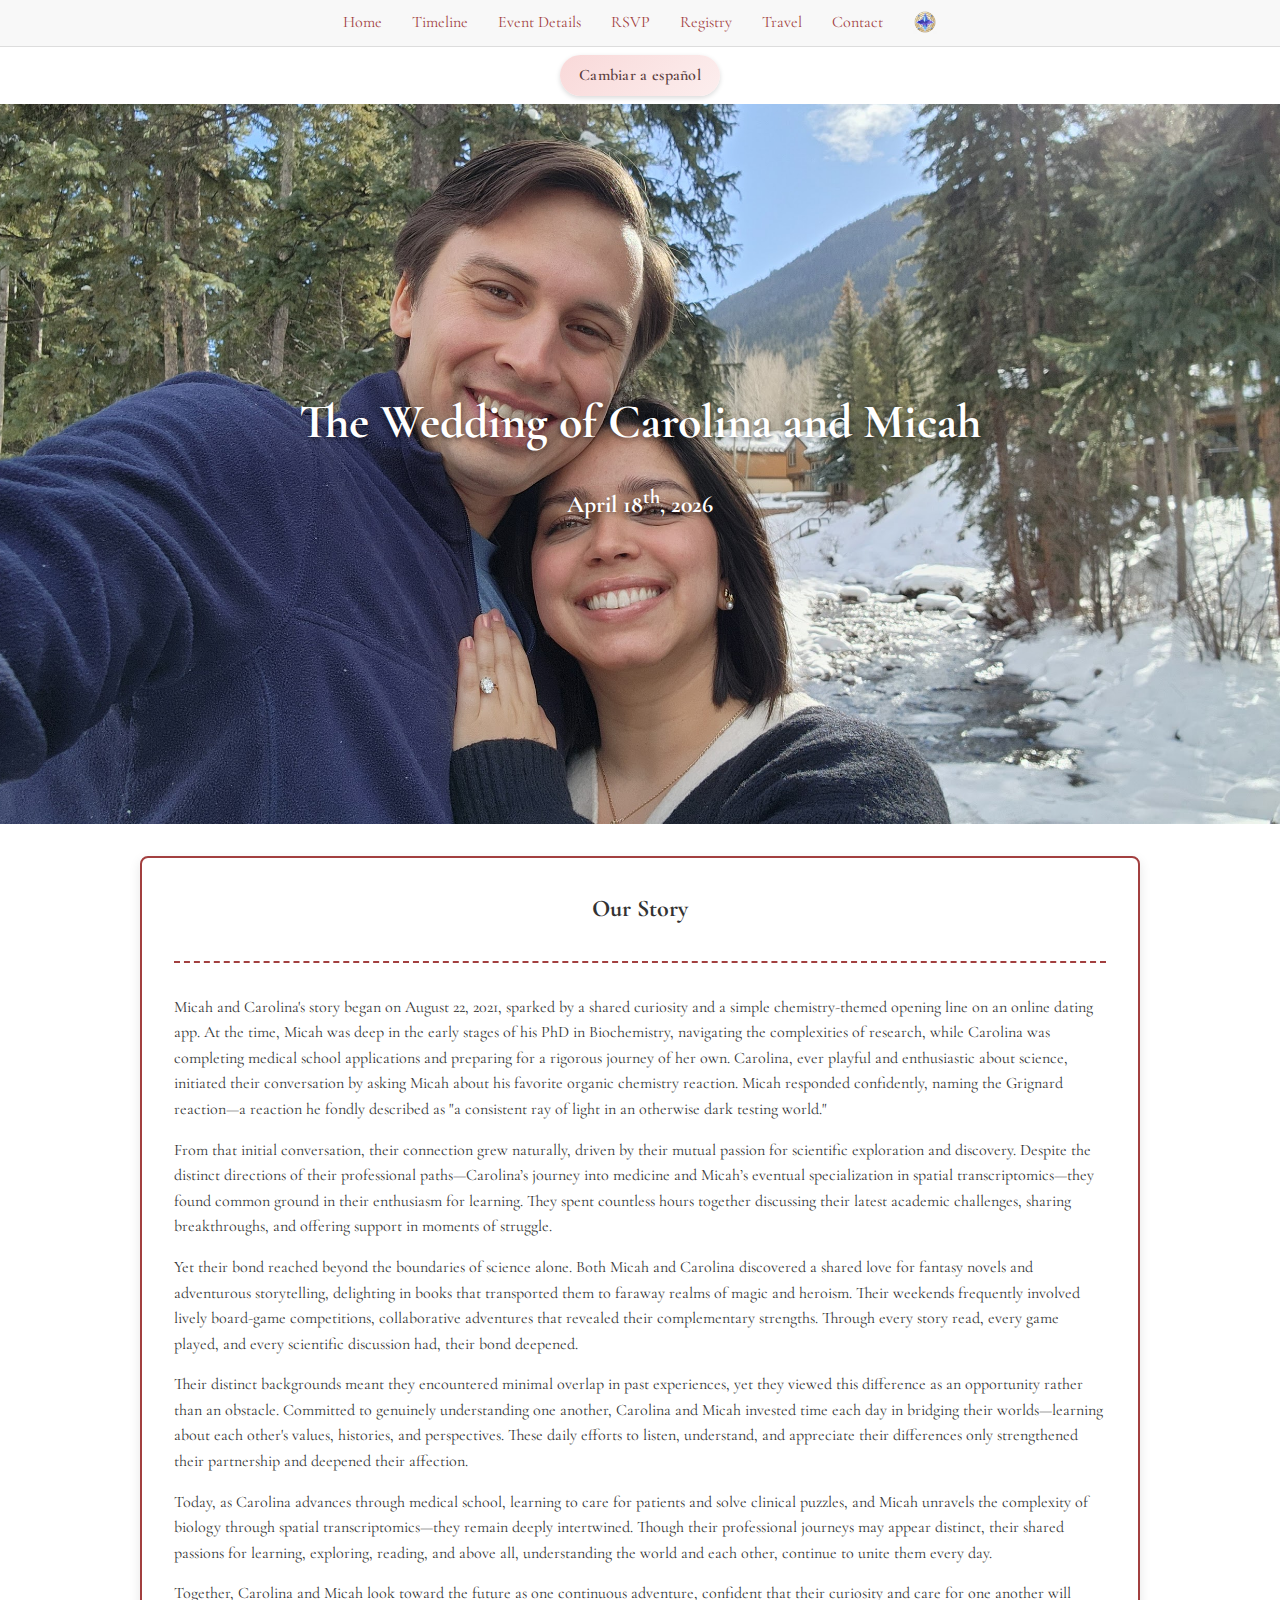
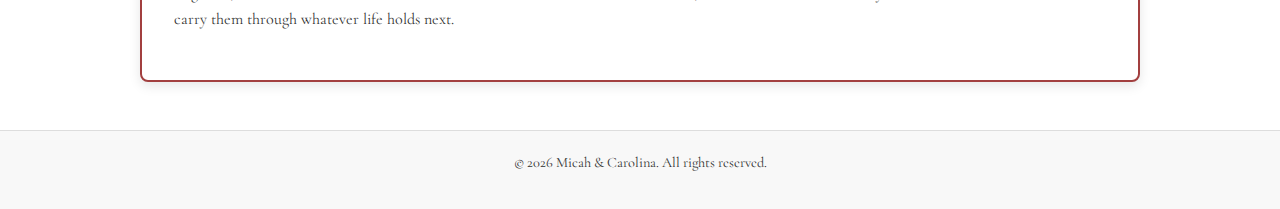
<file: index.html>
<!DOCTYPE html>

<html data-lang="en" lang="en">
<head>
<meta charset="utf-8"/>
<meta content="width=device-width, initial-scale=1" name="viewport"/>
<title><span class="english">Our Wedding</span><span class="spanish">Nuestra Boda</span></title>
<link href="styles.css" rel="stylesheet"/>
<style>
    /* ─── Elegant border around Our Story ─── */
    #our-story {
      border: 2px solid #a23f3f;
      border-radius: 8px;
      padding: 2rem;
      margin: 2rem auto 3rem;
      background: #fff;
    }
    /* Stylish divider */
    #our-story hr {
      border: none;
      border-top: 2px dashed #a23f3f;
      margin: 2rem 0;
    }
    /* Optional: add subtle box‑shadow */
    #our-story {
      box-shadow: 0 4px 12px rgba(0,0,0,0.1);
    }
  </style>
<style>
/* Language visibility rules (symmetric) */
html[data-lang="en"] .spanish { display: none !important; }
html[data-lang="es"] .english { display: none !important; }
</style>
<style>
/* Story block visibility (symmetric) */
html[data-lang="en"] .story-spanish { display: none !important; }
html[data-lang="es"] .story-english { display: none !important; }
</style>
<style>
/* Center the language toggle bar */
.lang-toggle-bar {
  width: 100%;
  display: flex;
  justify-content: center;
  align-items: center;
  padding: 8px 12px;
  box-sizing: border-box;
}
</style></head>
<body>
<nav>
<ul>
<li><a href="index.html"><span class="english">Home</span><span class="spanish">Inicio</span></a></li>
<li><a href="timeline.html"><span class="english">Timeline</span><span class="spanish">Cronología</span></a></li>
<li><a href="details.html"><span class="english">Event Details</span><span class="spanish">Detalles del Evento</span></a></li>
<li><a href="rsvp.html"><span class="english">RSVP</span><span class="spanish">Confirmación</span></a></li>
<li><a href="registry.html"><span class="english">Registry</span><span class="spanish">Registro</span></a></li>
<li><a href="travel.html"><span class="english">Travel</span><span class="spanish">Viajes</span></a></li>
<li><a href="contact.html"><span class="english">Contact</span><span class="spanish">Contacto</span></a></li>
<li>
<a href="gacha/gacha.html">
<img class="nav-icon" src="images/Item_Masterless_Starglitter.webp"/>
</a>
</li>
</ul>
</nav><div class="lang-toggle-bar"><button aria-label="Toggle language" class="lang-toggle" id="lang-toggle" type="button">ES</button></div>
<section id="hero">
<div class="container">
<h1><span class="english">The Wedding of Carolina and Micah</span><span class="spanish">La Boda de Carolina y Micah</span></h1>
<h2><span class="english">April 18<sup>th</sup>, 2026</span><span class="spanish">18 de abril de 2026</span></h2>
</div>
</section>
<section class="container" id="our-story">
<h2><span class="english">Our Story</span><span class="spanish">Nuestra Historia</span></h2><hr/>
<!-- English Version -->
<div class="story-english">
<p>Micah and Carolina's story began on August 22, 2021, sparked by a shared curiosity and a simple chemistry‑themed opening line on an online dating app. At the time, Micah was deep in the early stages of his PhD in Biochemistry, navigating the complexities of research, while Carolina was completing medical school applications and preparing for a rigorous journey of her own. Carolina, ever playful and enthusiastic about science, initiated their conversation by asking Micah about his favorite organic chemistry reaction. Micah responded confidently, naming the Grignard reaction—a reaction he fondly described as "a consistent ray of light in an otherwise dark testing world."</p>
<p>From that initial conversation, their connection grew naturally, driven by their mutual passion for scientific exploration and discovery. Despite the distinct directions of their professional paths—Carolina’s journey into medicine and Micah’s eventual specialization in spatial transcriptomics—they found common ground in their enthusiasm for learning. They spent countless hours together discussing their latest academic challenges, sharing breakthroughs, and offering support in moments of struggle.</p>
<p>Yet their bond reached beyond the boundaries of science alone. Both Micah and Carolina discovered a shared love for fantasy novels and adventurous storytelling, delighting in books that transported them to faraway realms of magic and heroism. Their weekends frequently involved lively board‑game competitions, collaborative adventures that revealed their complementary strengths. Through every story read, every game played, and every scientific discussion had, their bond deepened.</p>
<p>Their distinct backgrounds meant they encountered minimal overlap in past experiences, yet they viewed this difference as an opportunity rather than an obstacle. Committed to genuinely understanding one another, Carolina and Micah invested time each day in bridging their worlds—learning about each other's values, histories, and perspectives. These daily efforts to listen, understand, and appreciate their differences only strengthened their partnership and deepened their affection.</p>
<p>Today, as Carolina advances through medical school, learning to care for patients and solve clinical puzzles, and Micah unravels the complexity of biology through spatial transcriptomics—they remain deeply intertwined. Though their professional journeys may appear distinct, their shared passions for learning, exploring, reading, and above all, understanding the world and each other, continue to unite them every day.</p>
<p>Together, Carolina and Micah look toward the future as one continuous adventure, confident that their curiosity and care for one another will carry them through whatever life holds next.</p>
</div>
<!-- Spanish Version -->
<div class="story-spanish">
<p>La historia de Micah y Carolina comenzó el 22 de agosto de 2021, impulsada por una curiosidad compartida y una sencilla frase de apertura con temática de química en una app de citas en línea. En ese momento, Micah estaba inmerso en las primeras etapas de su doctorado en Bioquímica, navegando las complejidades de la investigación, mientras Carolina completaba las solicitudes para la facultad de medicina y se preparaba para un riguroso camino propio. Carolina, siempre juguetona y entusiasta de la ciencia, inició la conversación preguntándole a Micah sobre su reacción favorita de química orgánica. Micah contestó con confianza, nombrando la reacción de Grignard, una reacción que describió cariñosamente como “un rayo de luz constante en un mundo de pruebas a veces oscuro”.</p>
<p>A partir de esa conversación inicial, su conexión creció de manera natural, impulsada por su pasión mutua por la exploración científica y el descubrimiento. A pesar de las trayectorias profesionales tan distintas—el camino de Carolina hacia la medicina y la eventual especialización de Micah en transcriptómica espacial—encontraron un terreno común en su entusiasmo por aprender. Pasaron horas incontables juntos discutiendo sus retos académicos, compartiendo avances y brindándose apoyo en momentos difíciles.</p>
<p>Sin embargo, su vínculo trascendió los límites de la ciencia por sí sola. Tanto Micah como Carolina descubrieron un amor compartido por las novelas de fantasía y las historias llenas de aventuras, disfrutando de libros que los transportaban a reinos lejanos de magia y heroísmo. Los fines de semana solían incluir animadas competencias de juegos de mesa y aventuras colaborativas que mostraban sus fortalezas complementarias. Con cada historia leída, cada partida jugada y cada discusión científica, su vínculo se profundizaba.</p>
<p>Sus orígenes distintos significaban que tenían poca coincidencia en experiencias pasadas, pero veían esta diferencia como una oportunidad en lugar de un obstáculo. Comprometidos con entenderse de verdad, Carolina y Micah dedicaron tiempo cada día a acercar sus mundos—aprendiendo sobre los valores, historias y perspectivas del otro. Estos esfuerzos diarios de escuchar, comprender y apreciar sus diferencias solo fortalecieron su unión y profundizaron su afecto.</p>
<p>Hoy, mientras Carolina avanza en la facultad de medicina, aprendiendo a cuidar pacientes y resolver enigmas clínicos, y Micah desentraña la complejidad de la biología a través de la transcriptómica espacial—permanecen profundamente entrelazados. Aunque sus trayectorias profesionales puedan parecer distintas, sus pasiones compartidas por aprender, explorar, leer y, sobre todo, entender el mundo y al otro, continúan uniéndolos cada día.</p>
<p>Juntos, Carolina y Micah miran hacia el futuro como una aventura continua, confiados en que su curiosidad y su cariño mutuo los guiarán a través de todo lo que la vida les depare.</p>
</div>
</section>
<footer>
<p><span class="english">© 2026 Micah &amp; Carolina. All rights reserved.</span><span class="spanish">Todos los derechos reservados.</span></p>
</footer>
<script src="lang-toggle.js"></script>
</body>
</html>
</file>
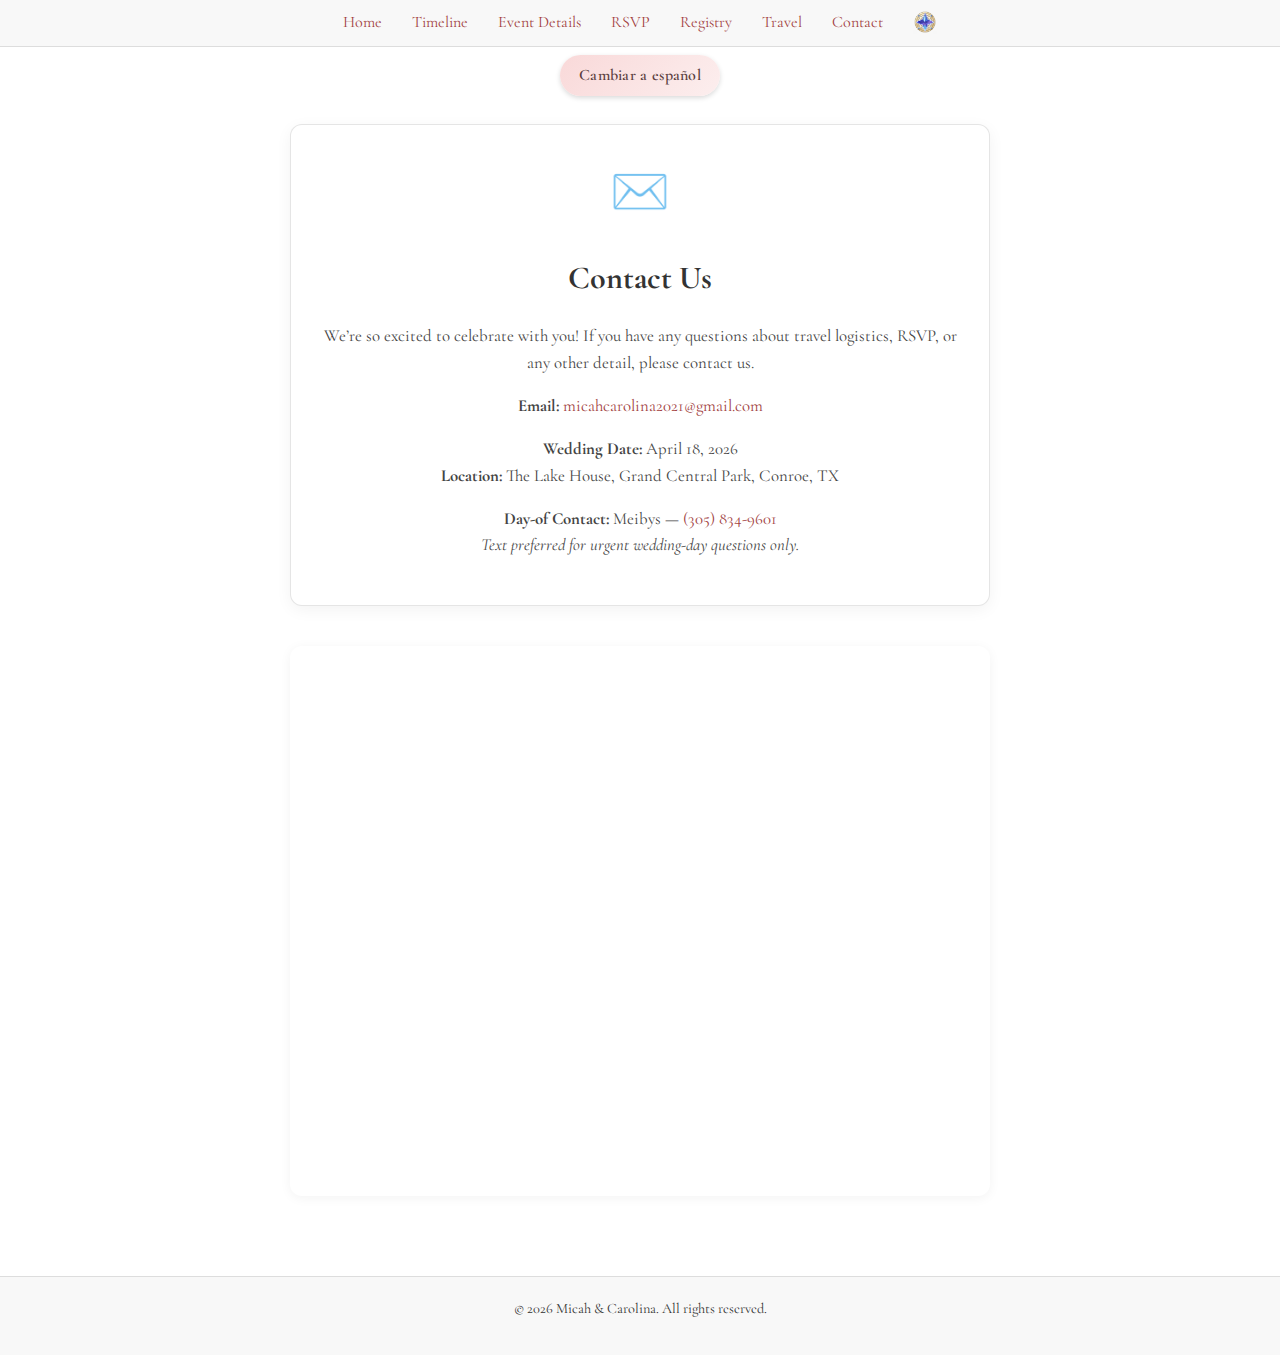
<file: contact.html>
<!DOCTYPE html>

<html data-lang="en" lang="en">
<head>
<meta charset="utf-8"/>
<meta content="width=device-width, initial-scale=1" name="viewport"/>
<title>Contact Us</title>
<link href="styles.css" rel="stylesheet"/>
<style>
    .contact-card {
      background-color: #ffffff;
      border: 1px solid rgba(0, 0, 0, 0.1);
      border-radius: 12px;
      padding: 30px;
      max-width: 700px;
      margin: 0 auto 40px auto;
      box-shadow: 0 4px 16px rgba(0, 0, 0, 0.05);
      animation: fadeIn 0.6s ease-in-out both;
    }

    .contact-card h2 {
      text-align: center;
      margin-bottom: 20px;
      font-size: 2rem;
    }

    .contact-card p {
      margin-bottom: 16px;
      font-size: 1.05rem;
      color: #444;
    }

    .contact-card a {
      color: #a23f3f;
      text-decoration: none;
    }

    .contact-card a:hover {
      text-decoration: underline;
    }

    .contact-icon {
      display: block;
      font-size: 3rem;
      text-align: center;
      margin-bottom: 20px;
      animation: float 2s ease-in-out infinite;
      color: #a23f3f;
    }

    iframe {
      width: 100%;
      max-width: 700px;
      height: 550px;
      border: 0;
      border-radius: 12px;
      box-shadow: 0 2px 12px rgba(0, 0, 0, 0.05);
      display: block;
      margin: 0 auto 60px auto;
    }

    @keyframes fadeIn {
      0% { opacity: 0; transform: translateY(30px); }
      100% { opacity: 1; transform: translateY(0); }
    }

    @keyframes float {
      0%, 100% { transform: translateY(0); }
      50% { transform: translateY(-6px); }
    }

    @media (max-width: 768px) {
      .contact-card {
        padding: 20px;
      }
    }
  </style>
<style>
/* Center the language toggle bar */
.lang-toggle-bar {
  width: 100%;
  display: flex;
  justify-content: center;
  align-items: center;
  padding: 8px 12px;
  box-sizing: border-box;
}
</style><style>
/* Language visibility rules (symmetric) */
html[data-lang="en"] .spanish { display: none !important; }
html[data-lang="es"] .english { display: none !important; }
</style></head>
<body>
<nav>
<ul>
<li><a href="index.html"><span class="english">Home</span><span class="spanish">Inicio</span></a></li>
<li><a href="timeline.html"><span class="english">Timeline</span><span class="spanish">Cronología</span></a></li>
<li><a href="details.html"><span class="english">Event Details</span><span class="spanish">Detalles del Evento</span></a></li>
<li><a href="rsvp.html"><span class="english">RSVP</span><span class="spanish">Confirmación</span></a></li>
<li><a href="registry.html"><span class="english">Registry</span><span class="spanish">Registro</span></a></li>
<li><a href="travel.html"><span class="english">Travel</span><span class="spanish">Viajes</span></a></li>
<li><a href="contact.html"><span class="english">Contact</span><span class="spanish">Contacto</span></a></li>
<li>
<a href="gacha/gacha.html">
<img class="nav-icon" src="images/Item_Masterless_Starglitter.webp"/>
</a>
</li>
</ul>
</nav><div class="lang-toggle-bar"><button aria-label="Toggle language" class="lang-toggle" id="lang-toggle" type="button">ES</button></div>
<section class="container" id="contact">
<div class="contact-card">
<div class="contact-icon">✉️</div>
<h2><span class="english">Contact Us</span><span class="spanish">Contáctanos</span></h2>
<p class="english">We’re so excited to celebrate with you! If you have any questions about travel logistics, RSVP, or any other detail, please contact us.</p>
<p class="spanish">¡Estamos muy emocionados de celebrar con ustedes! Si tienen preguntas sobre viajes, confirmación de asistencia o cualquier otro detalle, por favor contáctenos.</p>
<p><strong><span class="english">Email: </span><span class="spanish">Correo electrónico:</span></strong> <a href="mailto:micahcarolina2021@gmail.com">micahcarolina2021@gmail.com</a></p>
<p><strong><span class="english">Wedding Date: </span><span class="spanish">Fecha: </span></strong><span class="english">April 18, 2026</span><span class="spanish">18 de abril de 2026</span><br/>
<strong><span class="english">Location:</span><span class="spanish">Ubicación:</span></strong> The Lake House, Grand Central Park, Conroe, TX</p>
<p><strong><span class="english">Day-of Contact: </span><span class="spanish">Contacto para el día del evento:</span></strong> Meibys — <a href="tel:1234567890">(305) 834-9601</a><br/>
<em><span class="english">Text preferred for urgent wedding‑day questions only.</span><span class="spanish">Texto preferido solo para preguntas urgentes el día del evento.</span></em></p>
</div>
<!-- Google Form Embed (Replace with your real link if desired) -->
<iframe frameborder="0" height="856" marginheight="0" marginwidth="0" src="https://docs.google.com/forms/d/e/1FAIpQLSciIM6Ew7LPWHkJUd-J5UL5ZY2QPt9iSMsqkPhthHgwmM55ZQ/viewform?embedded=true" width="640">Loading…</iframe>
</section>
<footer>
<p class="english">© 2026 Micah &amp; Carolina. All rights reserved.</p>
</footer>
<script src="lang-toggle.js"></script>
</body>
</html>
</file>
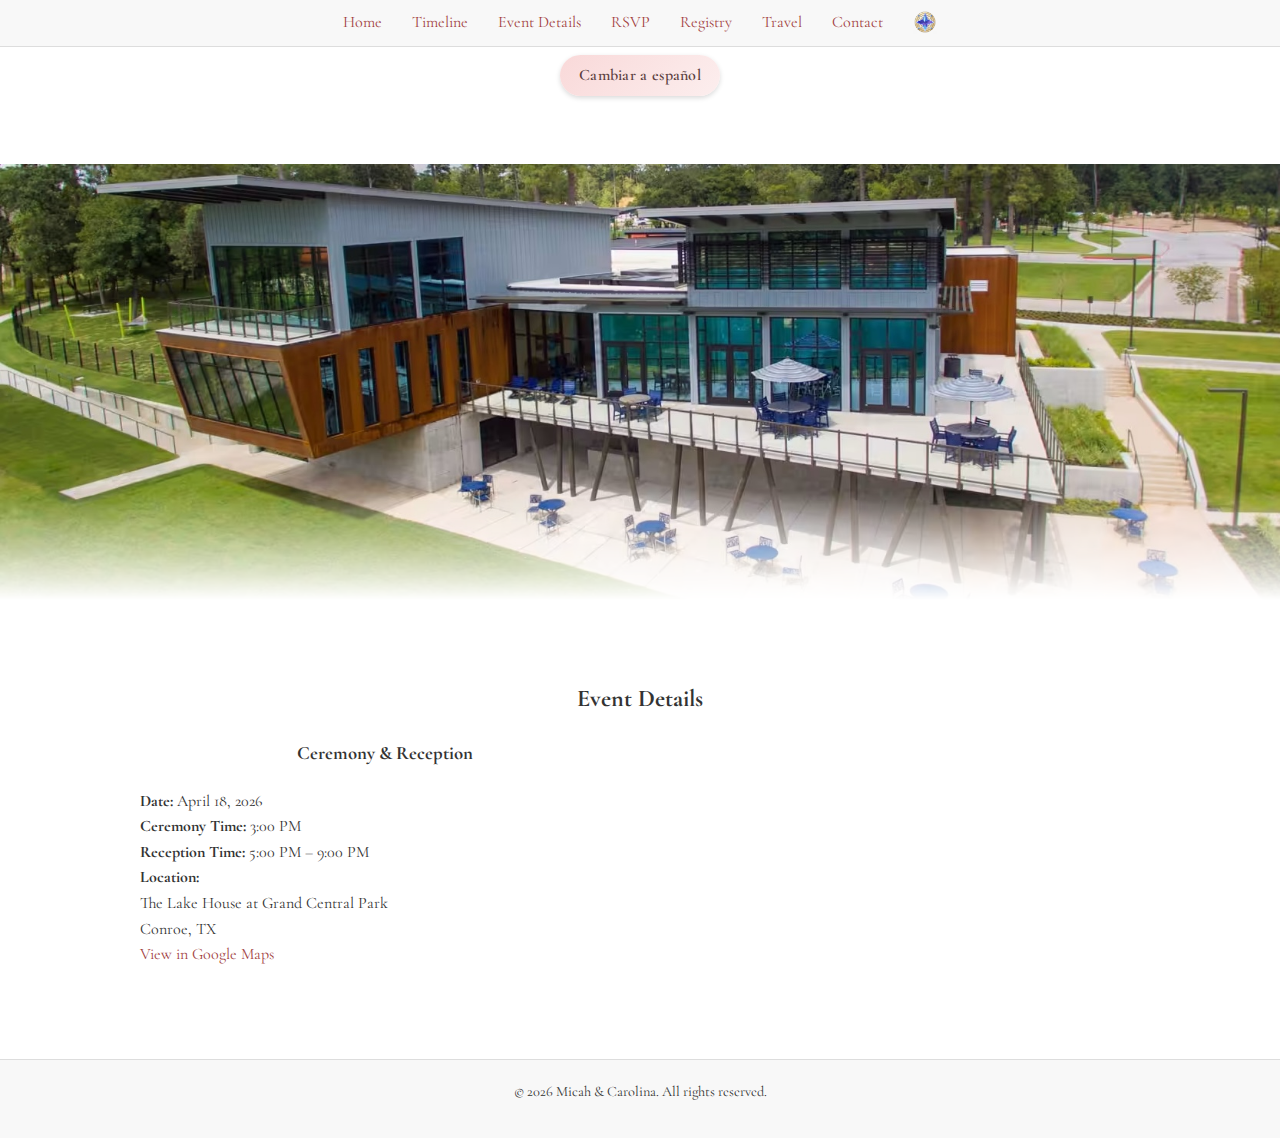
<file: details.html>
<!-- details.html -->
<!DOCTYPE html>

<html data-lang="en" lang="en">
<head>
<meta charset="utf-8"/>
<meta content="width=device-width, initial-scale=1" name="viewport"/>
<title><span class="english">Event Details</span><span class="spanish">Detalles del Evento</span></title>
<link href="styles.css" rel="stylesheet"/>
<style>
/* Center the language toggle bar */
.lang-toggle-bar {
  width: 100%;
  display: flex;
  justify-content: center;
  align-items: center;
  padding: 8px 12px;
  box-sizing: border-box;
}
</style><style>
/* Language visibility rules (symmetric) */
html[data-lang="en"] .spanish { display: none !important; }
html[data-lang="es"] .english { display: none !important; }
</style></head>
<body>
<nav>
<ul>
<li><a href="index.html"><span class="english">Home</span><span class="spanish">Inicio</span></a></li>
<li><a href="timeline.html"><span class="english">Timeline</span><span class="spanish">Cronología</span></a></li>
<li><a href="details.html"><span class="english">Event Details</span><span class="spanish">Detalles del Evento</span></a></li>
<li><a href="rsvp.html"><span class="english">RSVP</span><span class="spanish">Confirmación</span></a></li>
<li><a href="registry.html"><span class="english">Registry</span><span class="spanish">Registro</span></a></li>
<li><a href="travel.html"><span class="english">Travel</span><span class="spanish">Viajes</span></a></li>
<li><a href="contact.html"><span class="english">Contact</span><span class="spanish">Contacto</span></a></li>
<li>
<a href="gacha/gacha.html">
<img class="nav-icon" src="images/Item_Masterless_Starglitter.webp"/>
</a>
</li>
</ul>
</nav><div class="lang-toggle-bar"><button aria-label="Toggle language" class="lang-toggle" id="lang-toggle" type="button">ES</button></div>
<!-- VENUE SHOWCASE IMAGE -->
<section id="venue-showcase">
<div class="venue-image-wrapper">
<img alt="The Lake House at Grand Central Park" data-i18n-en="The Lake House at Grand Central Park" data-i18n-es="La Casa del Lago en Grand Central Park" src="images/lakehouse.jpeg"/>
</div>
</section>
<section class="container" id="details">
<h2><span class="english">Event Details</span><span class="spanish">Detalles del Evento</span></h2>
<div class="grid">
<!-- Text column -->
<div>
<h3><span class="english">Ceremony &amp; Reception</span><span class="spanish">Ceremonia y Recepción</span></h3>
<p>
<strong><span class="english">Date: </span><span class="spanish">Fecha: </span></strong><span class="english">April 18, 2026</span><span class="spanish">18 de abril de 2026</span><br/>
<strong><span class="english">Ceremony Time: </span><span class="spanish">Hora de Ceremonia: </span></strong> 3:00 PM<br/>
<strong><span class="english">Reception Time: </span><span class="spanish">Hora de Recepción: </span></strong> 5:00 PM – 9:00 PM<br/>
<strong><span class="english">Location: </span><span class="spanish">Lugar: </span></strong><br/><span class="english">The Lake House at Grand Central Park</span><span class="spanish">La Casa del Lago en Grand Central Park</span><br/>
          Conroe, TX<br/>
<a href="https://maps.app.goo.gl/aL8d731cH8z5Yk3y7" rel="noopener" target="_blank"><span class="english">View in Google Maps</span><span class="spanish">Ver en Google Maps</span></a>
</p>
</div>
<!-- Map column -->
<div class="map-container">
<iframe allowfullscreen="" height="100%" loading="lazy" src="https://www.google.com/maps?q=The+Lake+House+at+Grand+Central+Park%2C+Conroe%2C+TX&amp;output=embed" style="border:0;" width="100%">
</iframe>
</div>
</div>
</section>
<footer>
<p><span class="english">© 2026 Micah &amp; Carolina. All rights reserved.</span><span class="spanish">Todos los derechos reservados.</span></p>
</footer>
<script src="lang-toggle.js"></script>
</body>
</html>
</file>
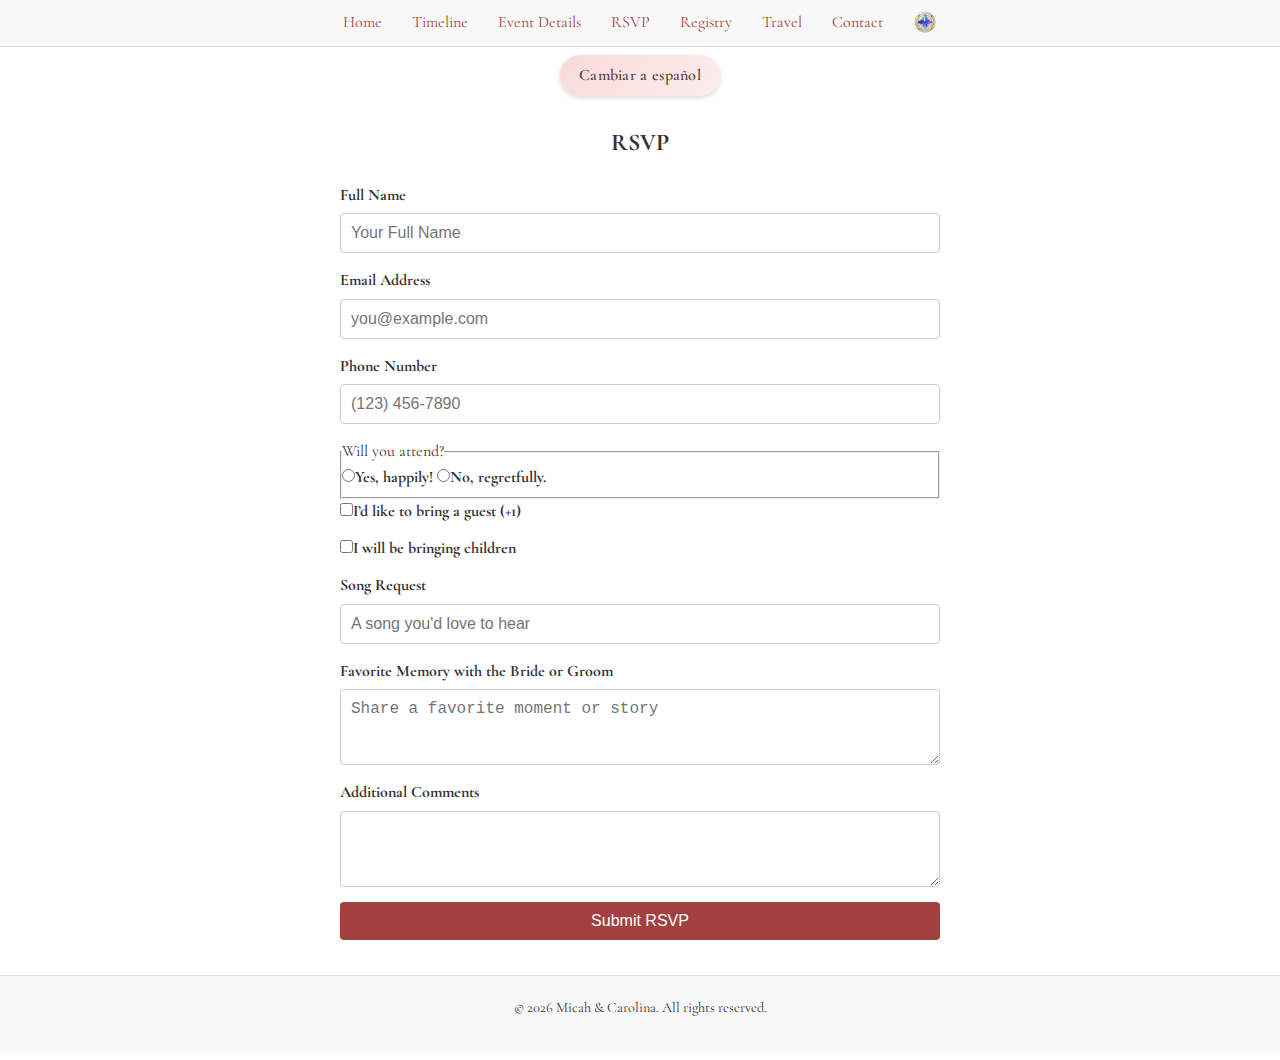
<file: rsvp.html>
<!DOCTYPE html>

<html data-lang="en" lang="en">
<head>
<meta charset="utf-8"/>
<meta content="width=device-width, initial-scale=1" name="viewport"/>
<title><span class="english">RSVP</span><span class="spanish">Confirmación</span></title>
<link href="styles.css" rel="stylesheet"/>
<style>
/* Center the language toggle bar */
.lang-toggle-bar {
  width: 100%;
  display: flex;
  justify-content: center;
  align-items: center;
  padding: 8px 12px;
  box-sizing: border-box;
}
</style><style>
/* Language visibility rules (symmetric) */
html[data-lang="en"] .spanish { display: none !important; }
html[data-lang="es"] .english { display: none !important; }
</style></head>
<body>
<nav>
<ul>
<li><a href="index.html"><span class="english">Home</span><span class="spanish">Inicio</span></a></li>
<li><a href="timeline.html"><span class="english">Timeline</span><span class="spanish">Cronología</span></a></li>
<li><a href="details.html"><span class="english">Event Details</span><span class="spanish">Detalles del Evento</span></a></li>
<li><a href="rsvp.html"><span class="english">RSVP</span><span class="spanish">Confirmación</span></a></li>
<li><a href="registry.html"><span class="english">Registry</span><span class="spanish">Registro</span></a></li>
<li><a href="travel.html"><span class="english">Travel</span><span class="spanish">Viajes</span></a></li>
<li><a href="contact.html"><span class="english">Contact</span><span class="spanish">Contacto</span></a></li>
<li>
<a href="gacha/gacha.html">
<img class="nav-icon" src="images/Item_Masterless_Starglitter.webp"/>
</a>
</li>
</ul>
</nav><div class="lang-toggle-bar"><button aria-label="Toggle language" class="lang-toggle" id="lang-toggle" type="button">ES</button></div>
<section class="container" id="rsvp">
<h2><span class="english">RSVP</span><span class="spanish">Confirmación</span></h2>
<form action="https://script.google.com/macros/s/AKfycbxSx3BXgQd_6q42-i-IPi7YudkQkpll-xxaud1RV521CPeK-pHuSxpW41lxIQdHxdp3/exec" id="WeddingForm" method="POST">
<!-- Guest Info -->
<label for="guestName"><span class="english">Full Name</span><span class="spanish">Nombre Completo</span></label>
<input data-i18n-en="Your Full Name" data-i18n-es="Tu nombre completo" id="guestName" name="guestName" placeholder="Your Full Name" required="" type="text"/>
<label for="guestEmail"><span class="english">Email Address</span><span class="spanish">Correo Electrónico</span></label>
<input data-i18n-en="you@example.com" data-i18n-es="tu@correo.com" id="guestEmail" name="guestEmail" placeholder="you@example.com" required="" type="email"/>
<label for="guestPhone"><span class="english">Phone Number</span><span class="spanish">Número de Teléfono</span></label>
<input id="guestPhone" name="guestPhone" placeholder="(123) 456‑7890 " type="tel"/>
<!-- Attendance -->
<fieldset>
<legend><span class="english">Will you attend?</span><span class="spanish">¿Asistirás?</span></legend>
<label>
<input name="attendance" required="" type="radio" value="yes"/><span class="english">Yes, happily!</span><span class="spanish">¡Sí, con gusto!</span></label>
<label>
<input name="attendance" type="radio" value="no"/><span class="english">No, regretfully.</span><span class="spanish">No, lamentablemente.</span></label>
</fieldset>
<!-- +1 Checkbox -->
<label>
<input id="plusOneCheckbox" name="plusOne" type="checkbox"/><span class="english">I’d like to bring a guest (+1)</span><span class="spanish">Me gustaría llevar un acompañante (+1)</span></label>
<!-- +1 Fields -->
<div id="plusOneFields" style="display:none; margin:1rem 0 1rem 1rem; border-left:2px solid #ddd; padding-left:1rem;">
<label for="plusOneName"><span class="english">Guest’s Full Name</span><span class="spanish">Nombre Completo del Acompañante</span></label>
<input data-i18n-en="Plus‑one full name" data-i18n-es="Nombre del acompañante" id="plusOneName" name="plusOneName" placeholder="Plus‑one full name" type="text"/>
</div>
<!-- Children Checkbox -->
<label>
<input id="childrenCheckbox" name="children" type="checkbox"/><span class="english">I will be bringing children</span><span class="spanish">Llevaré niños</span></label>
<!-- Children Fields -->
<div id="childrenFields" style="display:none; margin:1rem 0 1rem 1rem; border-left:2px solid #ddd; padding-left:1rem;">
<label for="childrenNames"><span class="english">Children’s Names</span><span class="spanish">Nombres de los Niños</span></label>
<input id="childrenNames" name="childrenNames" placeholder="Umisleidy, Naruto... " type="text"/>
</div>
<!-- Optional Extras -->
<label for="song"><span class="english">Song Request</span><span class="spanish">Solicitud de Canción</span></label>
<input data-i18n-en="A song you'd love to hear" data-i18n-es="Una canción que te gustaría escuchar" id="song" name="song" placeholder="A song you'd love to hear" type="text"/>

<!-- Favorite Memory -->
<label for="favoriteMemory">
  <span class="english">Favorite Memory with the Bride or Groom</span>
  <span class="spanish">Recuerdo favorito con la novia o el novio</span>
</label>
<textarea
  id="favoriteMemory"
  name="favoriteMemory"
  rows="3"
  data-i18n-en="Share a favorite moment or story"
  data-i18n-es="Comparte un momento o historia favorita"
  placeholder="Share a favorite moment or story"
></textarea>

<label for="comments"><span class="english">Additional Comments</span><span class="spanish">Comentarios Adicionales</span></label>
<textarea data-i18n-en="Any other notes for us" data-i18n-es="Cualquier otra nota para nosotros" id="comments" name="comments" placeholder="Any other notes for us" rows="3">
      </textarea>
<input name="_subject" type="hidden" value="Wedding RSVP"/>
<button type="submit"><span class="english">Submit RSVP</span><span class="spanish">Enviar Confirmación</span></button>

<div id="rsvpStatus" aria-live="polite" style="display:none; margin-top:1rem; padding:0.75rem; border-radius:8px; background:#f0fff4; border:1px solid #b7ebc6; font-weight:600;">
  <span class="english">RSVP received — thank you!</span>
  <span class="spanish">¡Confirmación recibida — gracias!</span>
</div>

</form>
</section>
<footer>
<p><span class="english">© 2026 Micah &amp; Carolina. All rights reserved.</span><span class="spanish">Todos los derechos reservados.</span></p>
</footer>
<script>
    // Toggle +1 fields
    const plusOneCheckbox = document.getElementById('plusOneCheckbox');
    const plusOneFields   = document.getElementById('plusOneFields');
    plusOneCheckbox.addEventListener('change', () => {
      plusOneFields.style.display = plusOneCheckbox.checked ? 'block' : 'none';
      document.getElementById('plusOneName').required = plusOneCheckbox.checked;
    });

    // Toggle Children fields
    const childrenCheckbox = document.getElementById('childrenCheckbox');
    const childrenFields   = document.getElementById('childrenFields');
    childrenCheckbox.addEventListener('change', () => {
      childrenFields.style.display = childrenCheckbox.checked ? 'block' : 'none';
      document.getElementById('childrenNames').required = childrenCheckbox.checked;
    });
  </script>

<script>
// --- Placeholder i18n sync (EN/ES) ---
(function() {
  function updatePlaceholders() {
    var lang = document.documentElement.getAttribute('data-lang') || 'en';
    var fields = document.querySelectorAll('input[data-i18n-en], textarea[data-i18n-en]');
    fields.forEach(function(el) {
      var text = el.getAttribute('data-i18n-' + lang);
      if (text) el.setAttribute('placeholder', text);
    });
  }
  // run on load
  if (document.readyState === 'loading') {
    document.addEventListener('DOMContentLoaded', updatePlaceholders);
  } else { updatePlaceholders(); }
  // run on language changes
  var root = document.documentElement;
  new MutationObserver(function(muts){
    for (var i=0;i<muts.length;i++) {
      if (muts[i].type === 'attributes' && muts[i].attributeName === 'data-lang') {
        updatePlaceholders();
        break;
      }
    }
  }).observe(root, { attributes: true });
})();
</script>


<script>
(function() {
  const form = document.getElementById('WeddingForm');
  const status = document.getElementById('rsvpStatus');
  if (!form) return;
  form.addEventListener('submit', async (ev) => {
    ev.preventDefault();
    if (status) { status.style.display = 'none'; }
    try {
      const res = await fetch(form.action, { method: 'POST', body: new FormData(form) });
      let data = {};
      try { data = await res.json(); } catch(_) {}
      if (res.ok && (data.ok === true || Object.keys(data).length === 0)) {
        if (status) {
          status.style.display = 'block';
          status.style.background = '#f0fff4';
          status.style.borderColor = '#b7ebc6';
          status.innerHTML = '<span class="english">RSVP received — thank you!</span><span class="spanish">¡Confirmación recibida — gracias!</span>';
        }
        form.reset();
        const plusOneFields = document.getElementById('plusOneFields');
        const childrenFields = document.getElementById('childrenFields');
        if (plusOneFields) plusOneFields.style.display = 'none';
        if (childrenFields) childrenFields.style.display = 'none';
      } else {
        throw new Error('Submission failed');
      }
    } catch (e) {
      if (status) {
        status.style.display = 'block';
        status.style.background = '#fff5f5';
        status.style.borderColor = '#fecaca';
        status.innerHTML = '<span class="english">There was a problem submitting your RSVP. Please try again.</span><span class="spanish">Hubo un problema al enviar tu confirmación. Intenta de nuevo.</span>';
      } else {
        alert('Submission failed.');
      }
    }
  });
})();
</script>

<script src="lang-toggle.js"></script>
</body>
</html>
</file>
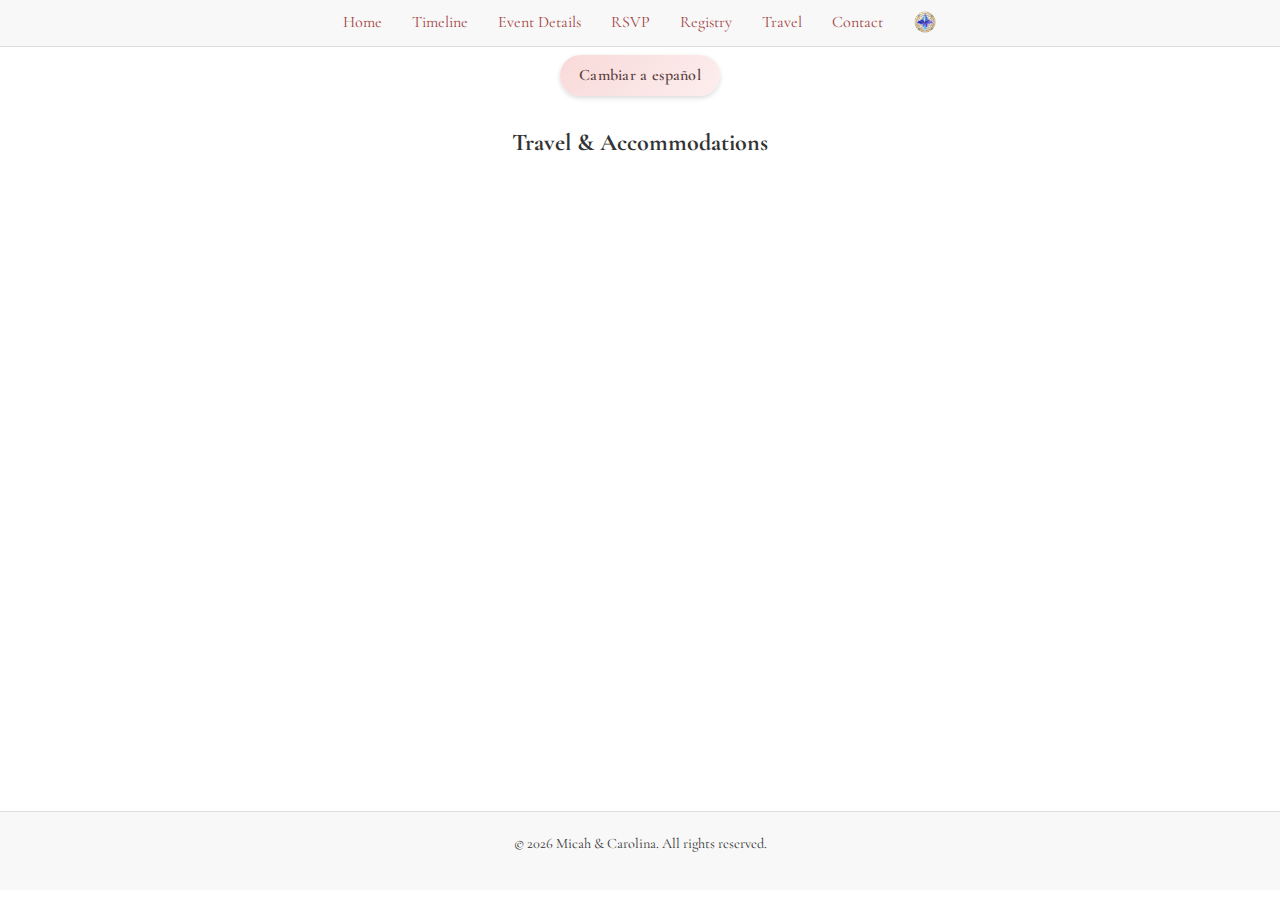
<file: travel.html>
<!DOCTYPE html>

<html data-lang="en" lang="en">
<head>
<meta charset="utf-8"/>
<meta content="width=device-width, initial-scale=1" name="viewport"/>
<title><span class="english">Travel &amp; Accommodations</span><span class="spanish">Viajes y Alojamiento</span></title>
<link href="styles.css" rel="stylesheet"/>
<style>
    .hotel-card {
      background-color: #ffffff;
      border: 1px solid rgba(0, 0, 0, 0.08);
      border-top: 4px solid #a23f3f;
      border-radius: 14px;
      padding: 20px 22px;
      margin-bottom: 20px;
      box-shadow: 0 4px 16px rgba(0, 0, 0, 0.06);
      transition: box-shadow 0.25s ease, transform 0.2s ease;
      opacity: 0;
      transform: translateY(30px);
      animation: fadeInUp 0.6s ease-out forwards;
    }

    .hotel-card:nth-child(even) {
      animation-delay: 0.1s;
    }
    .hotel-card:nth-child(odd) {
      animation-delay: 0.2s;
    }

    @keyframes fadeInUp {
      to {
        opacity: 1;
        transform: translateY(0);
      }
    }

    .hotel-card h3 {
      font-size: 1.4rem;
      color: #2c2c2c;
      margin-bottom: 6px;
    }

    .hotel-card .hotel-meta {
      font-size: 0.95rem;
      color: #888;
      margin-bottom: 10px;
    }

    .hotel-card .hotel-description {
      font-size: 1rem;
      color: #444;
      line-height: 1.5;
      margin-bottom: 16px;
    }

    .hotel-card a.hotel-button {
      display: inline-block;
      padding: 8px 14px;
      font-size: 0.95rem;
      font-family: inherit;
      text-align: center;
      color: white;
      background-color: #a23f3f;
      border-radius: 6px;
      text-decoration: none;
      transition: background-color 0.2s ease;
    }

    .hotel-card a.hotel-button:hover {
      background-color: #8b332f;
    }

    @media (max-width: 768px) {
      .hotel-map-wrapper {
        flex-direction: column;
      }
    }
  </style>
<style>
/* Center the language toggle bar */
.lang-toggle-bar {
  width: 100%;
  display: flex;
  justify-content: center;
  align-items: center;
  padding: 8px 12px;
  box-sizing: border-box;
}
</style><style>
/* Language visibility rules (symmetric) */
html[data-lang="en"] .spanish { display: none !important; }
html[data-lang="es"] .english { display: none !important; }
</style></head>
<body>
<nav>
<ul>
<li><a href="index.html"><span class="english">Home</span><span class="spanish">Inicio</span></a></li>
<li><a href="timeline.html"><span class="english">Timeline</span><span class="spanish">Cronología</span></a></li>
<li><a href="details.html"><span class="english">Event Details</span><span class="spanish">Detalles del Evento</span></a></li>
<li><a href="rsvp.html"><span class="english">RSVP</span><span class="spanish">Confirmación</span></a></li>
<li><a href="registry.html"><span class="english">Registry</span><span class="spanish">Registro</span></a></li>
<li><a href="travel.html"><span class="english">Travel</span><span class="spanish">Viajes</span></a></li>
<li><a href="contact.html"><span class="english">Contact</span><span class="spanish">Contacto</span></a></li>
<li>
<a href="gacha/gacha.html">
<img class="nav-icon" src="images/Item_Masterless_Starglitter.webp"/>
</a>
</li>
</ul>
</nav><div class="lang-toggle-bar"><button aria-label="Toggle language" class="lang-toggle" id="lang-toggle" type="button">ES</button></div>
<section class="container" id="travel">
<h2><span class="english">Travel &amp; Accommodations</span><span class="spanish">Viajes y Alojamiento</span></h2>
<p class="spanish" style="text-align: center; margin-bottom: 20px;"><span class="english">Use the interactive map or browse our hand‑picked list of hotels near the venue.</span><span class="spanish">Usa el mapa interactivo o explora nuestra selección de hoteles cerca del lugar.</span></p>
<div class="hotel-map-wrapper" style="display: flex; flex-wrap: wrap; gap: 20px;">
<!-- Hotel List Left Column -->
<div style="flex: 1 1 40%; min-width: 300px; max-height: 600px; overflow-y: auto; padding-right: 10px;">
<div class="hotel-card">
<h3>Hyatt Regency Conroe</h3>
<p class="hotel-meta"><span class="english">🏨 ⭐ 4.0 stars • 0.7 miles from venue</span><span class="spanish">🏨 ⭐ 4.0 estrellas • 0.7 millas del lugar</span></p>
<p class="hotel-description"><span class="english">Modern and upscale hotel just minutes from the venue, with spacious rooms and on‑site dining.</span><span class="spanish">Hotel moderno y elegante a minutos del lugar, con habitaciones amplias y restaurante interno.</span></p>
<a class="hotel-button" href="https://www.hyatt.com/en-US/hotel/texas/hyatt-regency-conroe" target="_blank"><span class="english">View Hotel</span><span class="spanish">Ver Hotel</span></a>
</div>
<div class="hotel-card">
<h3>Homewood Suites by Hilton Conroe</h3>
<p class="hotel-meta"><span class="english">🏨 ⭐ 3.0 stars • 1.2 miles from venue</span><span class="spanish">🏨 ⭐ 3.0 estrellas • 1.2 millas del lugar</span></p>
<p class="hotel-description"><span class="english">All‑suite hotel with kitchens, complimentary breakfast, and a comfortable extended-stay feel.</span><span class="spanish">Hotel tipo suite con cocina, desayuno incluido y ambiente ideal para estancias largas.</span></p>
<a class="hotel-button" href="https://www.hilton.com/en/hotels/houcohw-homewood-suites-conroe/" target="_blank"><span class="english">View Hotel</span><span class="spanish">Ver Hotel</span></a>
</div>
<div class="hotel-card">
<h3>Comfort Inn Conroe</h3>
<p class="hotel-meta"><span class="english">🏨 ⭐ 2.0 stars • 1.4 miles from venue</span><span class="spanish">🏨 ⭐ 2.0 estrellas • 1.4 millas del lugar</span></p>
<p class="hotel-description"><span class="english">A simple, budget-friendly option with free breakfast and easy access to I‑45.</span><span class="spanish">Opción sencilla y económica con desayuno gratis y fácil acceso a la I‑45.</span></p>
<a class="hotel-button" href="https://www.choicehotels.com/texas/conroe/comfort-inn-hotels/txa06" target="_blank"><span class="english">View Hotel</span><span class="spanish">Ver Hotel</span></a>
</div>
<div class="hotel-card">
<h3>Hotel elev8 Conroe</h3>
<p class="hotel-meta"><span class="english">🏨 ⭐ 2.0 stars • 1.4 miles from venue</span><span class="spanish">🏨 ⭐ 2.0 estrellas • 1.4 millas del lugar</span></p>
<p class="hotel-description"><span class="english">Essential amenities and updated decor in a minimalist, clean space.</span><span class="spanish">Amenidades esenciales y decoración moderna en un espacio minimalista y limpio.</span></p>
<a class="hotel-button" href="https://hotelelev8.com/conroe" target="_blank"><span class="english">View Hotel</span><span class="spanish">Ver Hotel</span></a>
</div>
<div class="hotel-card">
<h3>La Quinta Inn &amp; Suites by Wyndham Conroe</h3>
<p class="hotel-meta"><span class="english">🏨 ⭐ 3.0 stars • 2.5 miles from venue</span><span class="spanish">🏨 ⭐ 3.0 estrellas • 2.5 millas del lugar</span></p>
<p class="hotel-description"><span class="english">Reliable comfort with complimentary breakfast, pool access, and pet-friendly rooms.</span><span class="spanish">Comodidad confiable con desayuno incluido, acceso a piscina y habitaciones que admiten mascotas.</span></p>
<a class="hotel-button" href="https://www.wyndhamhotels.com/laquinta/conroe-texas/la-quinta-inn-and-suites-conroe/overview" target="_blank"><span class="english">View Hotel</span><span class="spanish">Ver Hotel</span></a>
</div>
<div class="hotel-card">
<h3>TownePlace Suites by Marriott Conroe</h3>
<p class="hotel-meta"><span class="english">🏨 ⭐ 3.0 stars • 3.0 miles from venue</span><span class="spanish">🏨 ⭐ 3.0 estrellas • 3.0 millas del lugar</span></p>
<p class="hotel-description"><span class="english">Spacious suites with full kitchens, ideal for longer stays with families or groups.</span><span class="spanish">Suites amplias con cocina completa, ideal para estancias largas en familia o grupo.</span></p>
<a class="hotel-button" href="https://www.marriott.com/en-us/hotels/houto-towneplace-suites-conroe/overview/" target="_blank"><span class="english">View Hotel</span><span class="spanish">Ver Hotel</span></a>
</div>
<div class="hotel-card">
<h3>Holiday Inn Express &amp; Suites Conroe</h3>
<p class="hotel-meta"><span class="english">🏨 ⭐ 3.0 stars • 3.5 miles from venue</span><span class="spanish">🏨 ⭐ 3.0 estrellas • 3.5 millas del lugar</span></p>
<p class="hotel-description"><span class="english">A modern, business-friendly option with complimentary hot breakfast and Wi-Fi.</span><span class="spanish">Opción moderna para negocios con desayuno caliente incluido y Wi‑Fi.</span></p>
<a class="hotel-button" href="https://www.ihg.com/holidayinnexpress/hotels/us/en/conroe/crotx/hoteldetail" target="_blank"><span class="english">View Hotel</span><span class="spanish">Ver Hotel</span></a>
</div>
<div class="hotel-card">
<h3>Margaritaville Lake Resort, Lake Conroe</h3>
<p class="hotel-meta"><span class="english">🏨 ⭐ 4.0 stars • 10 miles from venue</span><span class="spanish">🏨 ⭐ 4.0 estrellas • 10 millas del lugar</span></p>
<p class="hotel-description"><span class="english">Lakeside luxury with spa, water park, golf, restaurants, and beautiful scenic views.</span><span class="spanish">Lujo junto al lago con spa, parque acuático, golf, restaurantes y vistas espectaculares.</span></p>
<a class="hotel-button" href="https://www.margaritavilleresorts.com/margaritaville-lake-resort-lake-conroe" target="_blank"><span class="english">View Hotel</span><span class="spanish">Ver Hotel</span></a>
</div>
<div class="hotel-card">
<h3>Best Western Lake Conroe Inn</h3>
<p class="hotel-meta"><span class="english">🏨 ⭐ 2.0 stars • 10.5 miles from venue</span><span class="spanish">🏨 ⭐ 2.0 estrellas • 10.5 millas del lugar</span></p>
<p class="hotel-description"><span class="english">Budget-friendly stay with lake views, an outdoor pool, and complimentary breakfast.</span><span class="spanish">Estancia económica con vistas al lago, piscina al aire libre y desayuno incluido.</span></p>
<a class="hotel-button" href="https://www.bestwestern.com/en_US/book/hotels-in-montgomery/best-western-lake-conroe-inn/propertyCode.44550.html" target="_blank"><span class="english">View Hotel</span><span class="spanish">Ver Hotel</span></a>
</div>
<div class="hotel-card">
<h3>Holiday Inn Club Vacations Piney Shores Resort</h3>
<p class="hotel-meta"><span class="english">🏨 ⭐ 3.0 stars • 11 miles from venue</span><span class="spanish">🏨 ⭐ 3.0 estrellas • 11 millas del lugar</span></p>
<p class="hotel-description"><span class="english">Cabin-style resort with family-friendly amenities, lake access, and outdoor recreation.</span><span class="spanish">Resort estilo cabaña con amenidades familiares, acceso al lago y recreación al aire libre.</span></p>
<a class="hotel-button" href="https://www.holidayinnclub.com/explore-resorts/piney-shores" target="_blank"><span class="english">View Hotel</span><span class="spanish">Ver Hotel</span></a>
</div>
</div>
<!-- Map Right Column -->
<div style="flex: 1 1 55%; min-width: 300px;">
<iframe allowfullscreen="" height="600" loading="lazy" referrerpolicy="no-referrer-when-downgrade" src="https://www.google.com/maps/embed?pb=!1m16!1m12!1m3!1d79608.12653970812!2d-95.4654305089258!3d30.259508551899!2m3!1f0!2f0!3f0!3m2!1i1024!2i768!4f13.1!2m1!1sHotels!5e0!3m2!1sen!2sus!4v1744902782937!5m2!1sen!2sus" style="border:0; border-radius: 8px;" width="100%">
</iframe>
</div>
</div>
</section>
<footer>
<p><span class="english">© 2026 Micah &amp; Carolina. All rights reserved.</span><span class="spanish">Todos los derechos reservados.</span></p>
</footer>
<script src="lang-toggle.js"></script>
</body>
</html>
</file>
<file: styles.css>
/* styles.css */
@import url('https://fonts.googleapis.com/css2?family=Cormorant+Garamond:wght@400;600&display=swap');



/* Reset & Base */
* { margin: 0; padding: 0; box-sizing: border-box; }
body {
  font-family: 'Cormorant Garamond', serif;
  line-height: 1.6;
  color: #333;} 
a { color: #a23f3f; text-decoration: none; }
img { max-width: 100%; height: auto; display: block; }
.container { width: 90%; max-width: 1000px; margin: auto; padding: 20px 0; }
h1, h2, h3 { text-align: center; margin-bottom: 20px; }
p { margin-bottom: 15px; }

/* Navigation */
nav {
  background: #f8f8f8;
  padding: 10px 0;
  border-bottom: 1px solid #ddd;
  position: sticky;
  top: 0;
  z-index: 9999; /* <-- bumped up */
}
nav ul { display: flex; justify-content: center; list-style: none; }
nav li { margin: 0 15px; }
nav a:hover { text-decoration: underline; }

/* Sections */
section { padding: 60px 0; }
#hero { background: url('images/coloradoriver.jpg') center/cover no-repeat; color: white; height: 80vh; display: flex; align-items: center; justify-content: center; text-shadow: 0 2px 5px rgba(0,0,0,0.5); }
#hero h1 { font-size: 3rem; }

/* Grid */
.grid { display: grid; grid-template-columns: repeat(auto-fit, minmax(280px, 1fr)); gap: 20px; }

/* Forms */
form { max-width: 600px; margin: auto; display: flex; flex-direction: column; }
form label { margin-bottom: 5px; font-weight: bold; }
form input, form select, form textarea, form button { margin-bottom: 15px; padding: 10px; font-size: 1rem; border: 1px solid #ccc; border-radius: 4px; }
form button { background: #a23f3f; color: white; border: none; cursor: pointer; }
form button:hover { background: #8b332f; }

/* Footer */
footer { background: #f8f8f8; padding: 20px 0; text-align: center; font-size: 0.9rem; border-top: 1px solid #ddd; }

/* Center Contact Section */
#contact { text-align: center; }

/* Responsive */
@media (max-width: 600px) {
  #hero h1 { font-size: 2rem; }
  nav ul { flex-wrap: wrap; }
}

/* Two‑column layout for Details + map */
#details .grid {
    display: grid;
    grid-template-columns: 1fr 1fr;
    gap: 20px;
    align-items: start;
  }
  
  /* Make the map fill its column and set a height */
  #details .map-container {
    width: 100%;
    height: 300px;
  }
  
  /* Stack on small screens */
  @media (max-width: 600px) {
    #details .grid {
      grid-template-columns: 1fr;
    }
    #details .map-container {
      height: 200px;
    }
  }


/* Full‑width venue showcase */
#venue-showcase {
    width: 100%;
    overflow: hidden;
  }
  .venue-image-wrapper {
    width: 100%;
    max-height: 100vh;
    overflow: hidden;
    position: relative;
    -webkit-mask-image: linear-gradient(to bottom, black 75%, transparent 100%);
    mask-image: linear-gradient(to bottom, black 75%, transparent 100%);
  }
  .venue-image-wrapper img {
    width: 100%;
    height: auto;
    display: block;
    object-fit: cover;
  }

/* ─────────── Timeline Base Styles ─────────── */

/* Timeline Section */
#timeline {
    padding: 60px 0;
  }
  #timeline h2 {
    text-align: center;
    margin-bottom: 40px;
  }
  
  /* Remove default list bullets */
  .timeline {
    position: relative;
    margin: 0 auto;
    padding: 0;
    list-style: none;
    max-width: 800px;
  }
  
  /* Vertical center line */
  .timeline::before {
    content: '';
    position: absolute;
    left: 50%;
    top: 0;
    bottom: 0;
    width: 2px;
    background: #ddd;
  }
  
  /* Each event */
  .timeline-item {
    position: relative;
    width: 50%;
    padding: 1rem 2rem;
    box-sizing: border-box;
  }
  
  /* Odd items on left, even on right */
  .timeline-item:nth-child(odd) {
    left: 0;
    text-align: right;
  }
  .timeline-item:nth-child(even) {
    left: 50%;
    text-align: left;
  }
  
  /* Dot markers */
  .timeline-item::after {
    content: '';
    position: absolute;
    top: 1.2rem;
    width: 12px;
    height: 12px;
    background: #a23f3f;
    border-radius: 50%;
    box-shadow: 0 0 0 3px #fff;
  }
  .timeline-item:nth-child(odd)::after {
    right: -6px;
  }
  .timeline-item:nth-child(even)::after {
    left: -6px;
  }
  
  /* Content “bubble” */
  .timeline-item .content {
    background: #f8f8f8;
    padding: 1rem;
    border-radius: 8px;
    display: inline-block;
    max-width: 100%;
  }
  
  /* Image thumbnails */
  .timeline-item img {
    display: block;
    width: 100%;
    max-width: 200px;
    margin-bottom: 0.5rem;
    border-radius: 8px;
  }
  
  /* Responsive stacking */
  @media (max-width: 600px) {
    .timeline::before { left: 8px; }
    .timeline-item {
      width: 100%;
      padding-left: 2rem;
      padding-right: 1rem;
      text-align: left !important;
    }
    .timeline-item:nth-child(even) { left: 0; }
    .timeline-item::after { left: 2px !important; }
  }
  
  /* ─────────── Lightbox / Accordion Add‑Ons ─────────── */
  
  /* Lightbox Modal */
  .modal {
    display: none;
    position: fixed;
    z-index: 1000;
    left: 0; top: 0;
    width: 100%; height: 100%;
    background: rgba(0,0,0,0.8);
    align-items: center;
    justify-content: center;
  }
  .modal.show {
    display: flex;
  }
  .modal img {
    max-width: 90%;
    max-height: 90%;
    border-radius: 8px;
    transition: transform 0.3s ease;
  }
  .modal .close {
    position: absolute;
    top: 20px; right: 30px;
    font-size: 2rem;
    color: #fff;
    cursor: pointer;
  }
  
  /* Caption Accordion */
  .caption {
    position: relative;
  }
  .caption .more {
    display: none;
  }
  .caption.expanded .more {
    display: inline;
  }
  .caption.expanded .read-more {
    display: none;
  }
  .caption .read-more {
    display: inline-block;
    margin-left: 0.5rem;
    color: #a23f3f;
    cursor: pointer;
    text-decoration: underline;
  }
  
  /* Interactive Registry Map Styles */

  #map {
    height: 450px !important;
    width: 100% !important;
    border-radius: 8px;
    border: 2px solid #c2b89f;
  }
  
  .prompt-box {
    padding: 15px;
    background: #f8f8f8;
    border-radius: 8px;
    text-align: center;
    margin-bottom: 20px;
    font-family: 'Cormorant Garamond', serif;
    color: #5e6b55;
    font-size: 1.2rem;
  }

  .hotel-card {
    background-color: #ffffff;
    border: 1px solid rgba(0, 0, 0, 0.08);
    border-top: 4px solid #a23f3f;
    border-radius: 14px;
    padding: 20px 22px;
    margin-bottom: 20px;
    box-shadow: 0 4px 16px rgba(0, 0, 0, 0.06);
    transition: box-shadow 0.25s ease, transform 0.2s ease;
    opacity: 0;
    transform: translateY(30px);
    animation: fadeInUp 0.6s ease-out forwards;
  }
  
  .hotel-card:nth-child(even) {
    animation-delay: 0.1s;
  }
  .hotel-card:nth-child(odd) {
    animation-delay: 0.2s;
  }
  
  @keyframes fadeInUp {
    to {
      opacity: 1;
      transform: translateY(0);
    }
  }
  
  .hotel-card h3 {
    font-size: 1.4rem;
    color: #2c2c2c;
    margin-bottom: 6px;
  }
  
  .hotel-card .hotel-meta {
    font-size: 0.95rem;
    color: #888;
    margin-bottom: 10px;
  }
  
  .hotel-card .hotel-description {
    font-size: 1rem;
    color: #444;
    line-height: 1.5;
    margin-bottom: 16px;
  }
  
  .hotel-card a.hotel-button {
    display: inline-block;
    padding: 8px 14px;
    font-size: 0.95rem;
    font-family: inherit;
    text-align: center;
    color: white;
    background-color: #a23f3f;
    border-radius: 6px;
    text-decoration: none;
    transition: background-color 0.2s ease;
  }
  
  .hotel-card a.hotel-button:hover {
    background-color: #8b332f;
  }
  
  nav a .nav-icon {
    width: 24px;     /* pick whatever size you like */
    height: auto;
    vertical-align: middle;
  }
  


.gacha-container {
  max-width: 600px;
  margin: 40px auto;
  padding: 20px;
  display: flex;
  flex-direction: column;
  align-items: center;
}

.gacha-container > button {
    /* let the button size itself, but enforce a minimum so it's always big enough */
    display: inline-block;
    min-width: 260px;
    margin: 10px auto;
    background-color: #a23f3f;
    color: white;
    border: none;
    padding: 1rem 2.5rem;    /* extra horizontal padding */
    font-size: 1.25rem;
    border-radius: 12px;
    cursor: pointer;
    transition: background 0.3s ease;
    white-space: nowrap;     /* keep text on one line */
  }
  
.gacha-container > button:hover {
  background-color: #861f1f;
}

#resultCard {
  margin-top: 2rem;
  padding: 1.5rem;
  border-radius: 20px;
  display: inline-block;
  transition: all 0.5s ease;
  position: relative;
  overflow: hidden;
  box-shadow: 0 0 30px rgba(0,0,0,0.2);
}

#photoCard {
  width: 100%;
  max-width: 400px;
  border-radius: 12px;
  margin-top: 1rem;
  z-index: 1;
  position: relative;
}

.rarity-label {
  font-size: 1.5rem;
  font-weight: bold;
  margin-bottom: 0.5rem;
  z-index: 2;
  position: relative;
}

.hidden {
  display: none;
}

/* Rarity background effects */
#resultCard::before {
  content: '';
  position: absolute;
  top: -50%;
  left: -50%;
  width: 200%;
  height: 200%;
  background-repeat: no-repeat;
  background-position: center;
  background-size: cover;
  opacity: 0.6;
  z-index: 0;
  pointer-events: none;
  animation: shimmerSpin 3s linear infinite;
}
.common-style::before    { background-image: url('https://i.imgur.com/Z9bK0Pb.png'); }
.rare-style::before      { background-image: url('https://i.imgur.com/jQl5ftz.gif'); }
.ultra-style::before     { background-image: url('https://i.imgur.com/f2c1bNB.gif'); }
.legendary-style::before { background-image: url('https://i.imgur.com/FJbG26X.gif'); opacity: 0.8; }

@keyframes shimmerSpin {
  0%   { transform: rotate(0deg); }
  100% { transform: rotate(360deg); }
}

/* Reveal animation (fallback) */
@keyframes memoryReveal {
  0%   { opacity: 0; transform: scale(0.85) translateY(50px) rotate(-10deg); }
  50%  { opacity: 1; transform: scale(1.05) translateY(-10px) rotate(3deg); }
  100% { transform: scale(1) translateY(0) rotate(0deg); }
}
#resultCard.animate {
  animation: memoryReveal 0.8s ease-out;
}

/* ─── Slide‑Up Variants by Rarity ─── */
@keyframes slideUpSmall {
  from { transform: translateY(20px); opacity: 0; }
  to   { transform: translateY(0);    opacity: 1; }
}
@keyframes slideUpMedium {
  from { transform: translateY(50px) rotate(-1deg); opacity: 0; }
  to   { transform: translateY(0) rotate(0); opacity: 1; }
}
@keyframes slideUpBounce {
  0%   { transform: translateY(80px); opacity: 0; }
  60%  { transform: translateY(-10px); opacity: 1; }
  100% { transform: translateY(0);     opacity: 1; }
}

/* Rare & Ultra share medium */
.rarity-common    { animation: slideUpSmall   0.5s ease-out forwards; }
.rarity-rare      { animation: slideUpMedium  0.8s cubic-bezier(0.25,1.25,0.5,1) forwards; }
.rarity-ultra     { animation: slideUpMedium  0.8s cubic-bezier(0.25,1.25,0.5,1) forwards; }
.rarity-legendary { animation: slideUpBounce  1s ease forwards; }

/* Gallery styling unchanged… */
#gallery { margin-top: 2rem; text-align: center; }
#galleryGrid {
  display: flex; flex-wrap: wrap; justify-content: center; gap: 1rem; margin-top: 1rem;
}
.gallery-item {
  position: relative; width: 100px;
}
.gallery-item img {
  width: 100px; height: 100px; object-fit: cover; border-radius: 8px;
  box-shadow: 0 4px 10px rgba(0,0,0,0.15); transition: transform 0.2s ease;
}
.gallery-item img:hover { transform: scale(1.05); }
.badge {
  position: absolute; top: -6px; right: -6px; background-color: #ffd700;
  color: black; font-size: 10px; padding: 2px 6px; border-radius: 8px;
  font-weight: bold; text-transform: uppercase; box-shadow: 0 2px 5px rgba(0,0,0,0.2);
}
.highlight { animation: pulse 1s ease-out; }
.download-btn {
  margin-top: 4px; font-size: 10px; background: #a23f3f; color: white; border: none;
  padding: 3px 6px; border-radius: 4px; cursor: pointer;
}
.download-btn:hover { background-color: #861f1f; }

nav a .nav-icon {
    width: 24px;     /* pick whatever size you like */
    height: auto;
    vertical-align: middle;
  }

  
/* Language visibility rules */
html[data-lang="en"] .spanish{display:none!important}
html[data-lang="es"] .english{display:none!important}


/* ——— Language toggle placement & styling ——— */
.lang-toggle-bar{
  width:100%;
  display:flex;
  justify-content:center;
  align-items:center;
  padding:8px 12px;
  box-sizing:border-box;
}

/* Polished pill-style button */
.lang-toggle{
  font:inherit;
  cursor:pointer;
  border:none;
  border-radius:999px;          /* pill shape */
  padding:0.5rem 1.2rem;
  background:linear-gradient(135deg,#f9d9d9,#fceeee);
  color:#5a3e3e;
  font-weight:600;
  letter-spacing:0.3px;
  box-shadow:0 2px 5px rgba(0,0,0,0.15);
  transition:all .2s ease-in-out;
  display:inline-block;
}
.lang-toggle:hover{
  background:linear-gradient(135deg,#fce0e0,#ffffff);
  transform:translateY(-1px);
  box-shadow:0 3px 6px rgba(0,0,0,0.18);
}
.lang-toggle:active{
  transform:translateY(0);
  box-shadow:0 1px 3px rgba(0,0,0,0.12);
}
</file>
